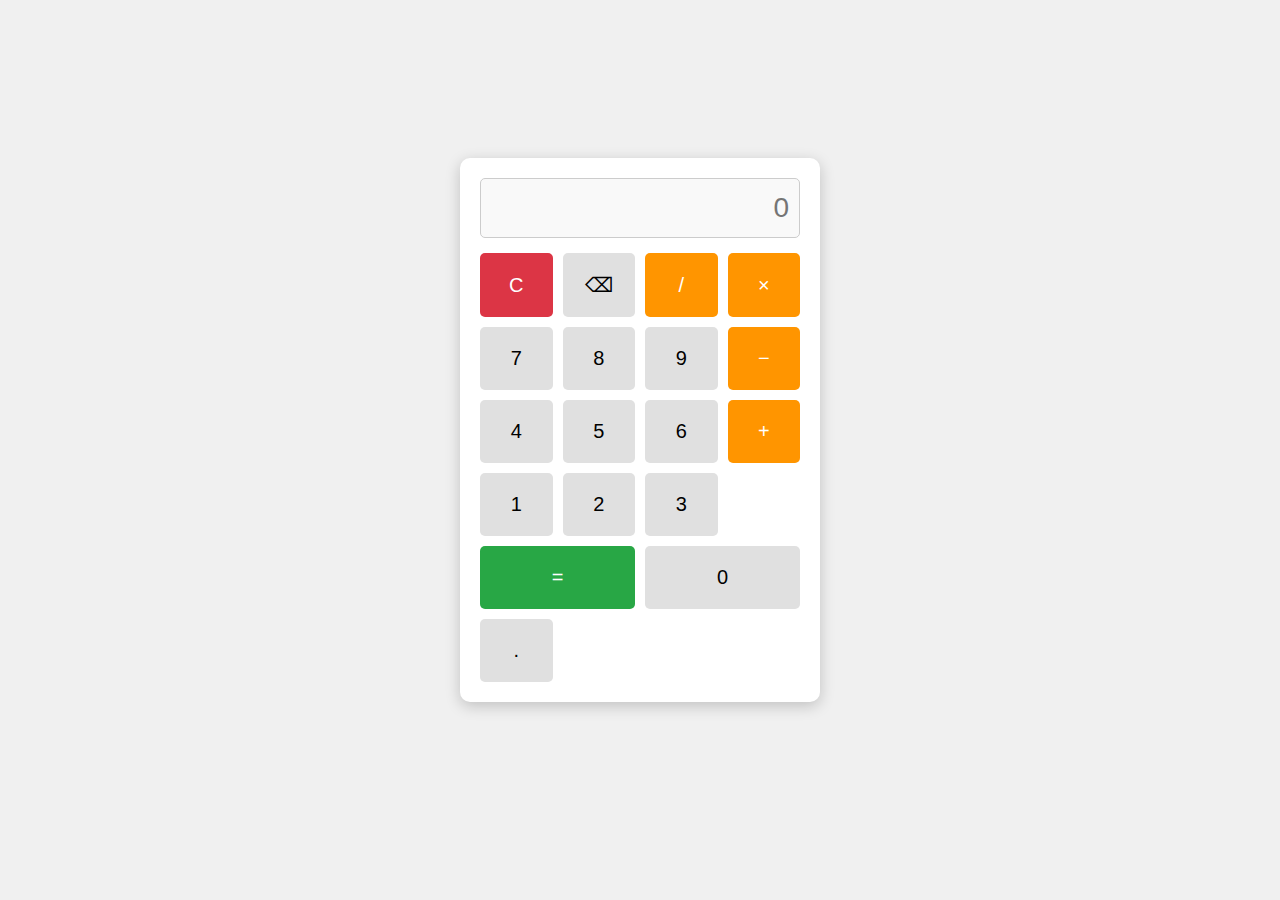
<file: index.html>
<!DOCTYPE html>
<html lang="en">
<head>
    <meta charset="UTF-8">
    <meta name="viewport" content="width=device-width, initial-scale=1.0">
    <title>Simple Calculator</title>
    <style>
        body {
            font-family: Arial, sans-serif;
            display: flex;
            flex-direction: column;
            align-items: center;
            justify-content: center;
            min-height: 100vh;
            margin: 0;
            background-color: #f0f0f0;
        }

        .calculator {
            background-color: #fff;
            padding: 20px;
            border-radius: 10px;
            box-shadow: 0 4px 15px rgba(0, 0, 0, 0.2);
            width: 320px;
        }

        #display {
            width: 100%;
            height: 60px;
            font-size: 28px;
            text-align: right;
            padding: 10px;
            box-sizing: border-box;
            margin-bottom: 15px;
            border: 1px solid #ccc;
            border-radius: 5px;
            background-color: #f9f9f9;
        }

        .buttons {
            display: grid;
            grid-template-columns: repeat(4, 1fr);
            gap: 10px;
        }

        button {
            padding: 20px;
            font-size: 20px;
            border: none;
            border-radius: 5px;
            background-color: #e0e0e0;
            cursor: pointer;
            transition: background-color 0.2s;
        }

        button:hover {
            background-color: #d0d0d0;
        }

        button:active {
            background-color: #c0c0c0;
        }

        .operator {
            background-color: #ff9500;
            color: white;
        }

        .operator:hover {
            background-color: #e08600;
        }

        .equal {
            background-color: #28a745;
            color: white;
            grid-column: span 2;
        }

        .equal:hover {
            background-color: #218838;
        }

        .clear {
            background-color: #dc3545;
            color: white;
        }

        .clear:hover {
            background-color: #c82333;
        }

        .ad-container {
            margin-top: 40px;
            text-align: center;
        }
    </style>
</head>
<body>

    <div class="calculator">
        <input type="text" id="display" disabled placeholder="0">
        <div class="buttons">
            <button class="clear" onclick="clearDisplay()">C</button>
            <button onclick="deleteLast()">⌫</button>
            <button class="operator" onclick="appendToDisplay('/')">/</button>
            <button class="operator" onclick="appendToDisplay('*')">×</button>

            <button onclick="appendToDisplay('7')">7</button>
            <button onclick="appendToDisplay('8')">8</button>
            <button onclick="appendToDisplay('9')">9</button>
            <button class="operator" onclick="appendToDisplay('-')">−</button>

            <button onclick="appendToDisplay('4')">4</button>
            <button onclick="appendToDisplay('5')">5</button>
            <button onclick="appendToDisplay('6')">6</button>
            <button class="operator" onclick="appendToDisplay('+')">+</button>

            <button onclick="appendToDisplay('1')">1</button>
            <button onclick="appendToDisplay('2')">2</button>
            <button onclick="appendToDisplay('3')">3</button>
            <button class="equal" onclick="calculate()">=</button>

            <button onclick="appendToDisplay('0')" style="grid-column: span 2;">0</button>
            <button onclick="appendToDisplay('.')">.</button>
        </div>
    </div>

    <!-- Google AdSense Ad Code Placed Here -->
    <div class="ad-container">
        <script async src="https://pagead2.googlesyndication.com/pagead/js/adsbygoogle.js?client=ca-pub-1413066477676931"
            crossorigin="anonymous"></script>
        <ins class="adsbygoogle"
            style="display:block"
            data-ad-format="fluid"
            data-ad-layout-key="-fr+61+3n-cq+95"
            data-ad-client="ca-pub-1413066477676931"
            data-ad-slot="4061558498"></ins>
        <script>
            (adsbygoogle = window.adsbygoogle || []).push({});
        </script>
    </div>

    <script>
        let display = document.getElementById('display');

        function appendToDisplay(value) {
            if (display.value === '0' && value !== '.') {
                display.value = value;
            } else {
                display.value += value;
            }
        }

        function clearDisplay() {
            display.value = '';
        }

        function deleteLast() {
            display.value = display.value.slice(0, -1);
        }

        function calculate() {
            try {
                display.value = eval(display.value.replace('×', '*'));
            } catch (error) {
                display.value = 'Error';
                setTimeout(clearDisplay, 1500);
            }
        }

        // Allow keyboard input
        document.addEventListener('keydown', function(event) {
            const key = event.key;

            if (key >= '0' && key <= '9' || key === '.') {
                appendToDisplay(key);
            } else if (key === '+' || key === '-' || key === '*' || key === '/') {
                appendToDisplay(key === '*' ? '×' : key);
            } else if (key === 'Enter' || key === '=') {
                calculate();
            } else if (key === 'Backspace') {
                deleteLast();
            } else if (key === 'Escape' || key === 'c' || key === 'C') {
                clearDisplay();
            }
        });
    </script>

</body>
</html>
</file>
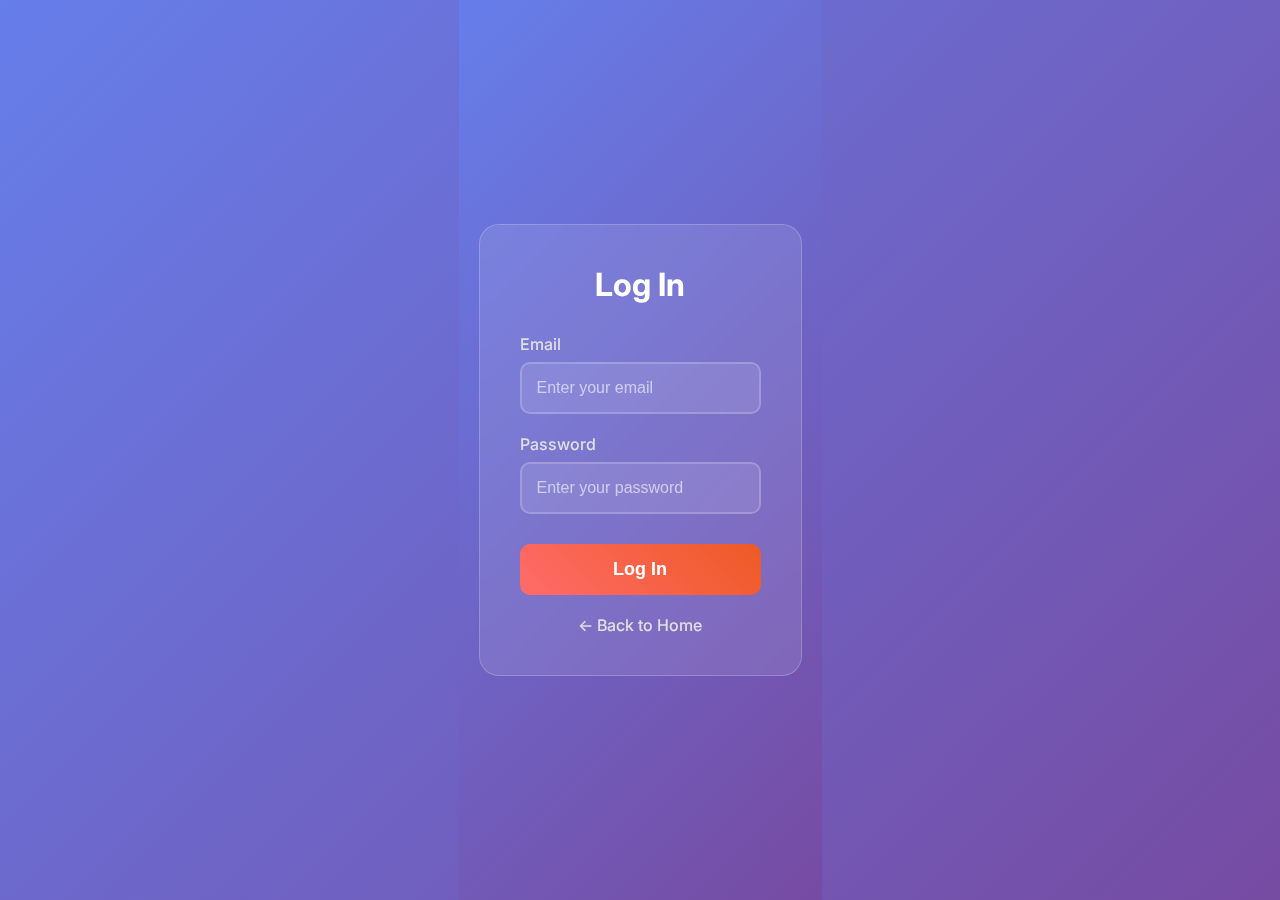
<file: login.html>
<!DOCTYPE html>
<html lang="en">
<head>
    <meta charset="UTF-8">
    <meta name="viewport" content="width=device-width, initial-scale=1.0">
    <title>Steve Techs - Log In</title>
    <link rel="stylesheet" href="styles.css">
    <link href="https://fonts.googleapis.com/css2?family=Inter:wght@300;400;600;700;800&display=swap" rel="stylesheet">
</head>
<body>
    <div class="auth-container">
        <div class="auth-card">
            <h1 class="auth-title">Log In</h1>
            <form onsubmit="handleLogin(event)">
                <div class="form-group">
                    <label for="email">Email</label>
                    <input type="email" id="email" name="email" placeholder="Enter your email" required>
                </div>
                <div class="form-group">
                    <label for="password">Password</label>
                    <input type="password" id="password" name="password" placeholder="Enter your password" required>
                </div>
                <button type="submit" class="submit-btn">Log In</button>
            </form>
            <div class="back-link">
                <a href="index.html">← Back to Home</a>
            </div>
        </div>
    </div>

    <script>
        function handleLogin(event) {
            event.preventDefault();
            const email = document.getElementById('email').value;
            const password = document.getElementById('password').value;
            
            // Simple validation - in real app, this would connect to backend
            if (email && password) {
                // Store login state
                localStorage.setItem('steveTechs_loggedIn', 'true');
                localStorage.setItem('steveTechs_userEmail', email);
                
                // Redirect to products page
                window.location.href = 'products.html';
            } else {
                alert('Please fill in all fields');
            }
        }
    </script>
</body>
</html>
</file>
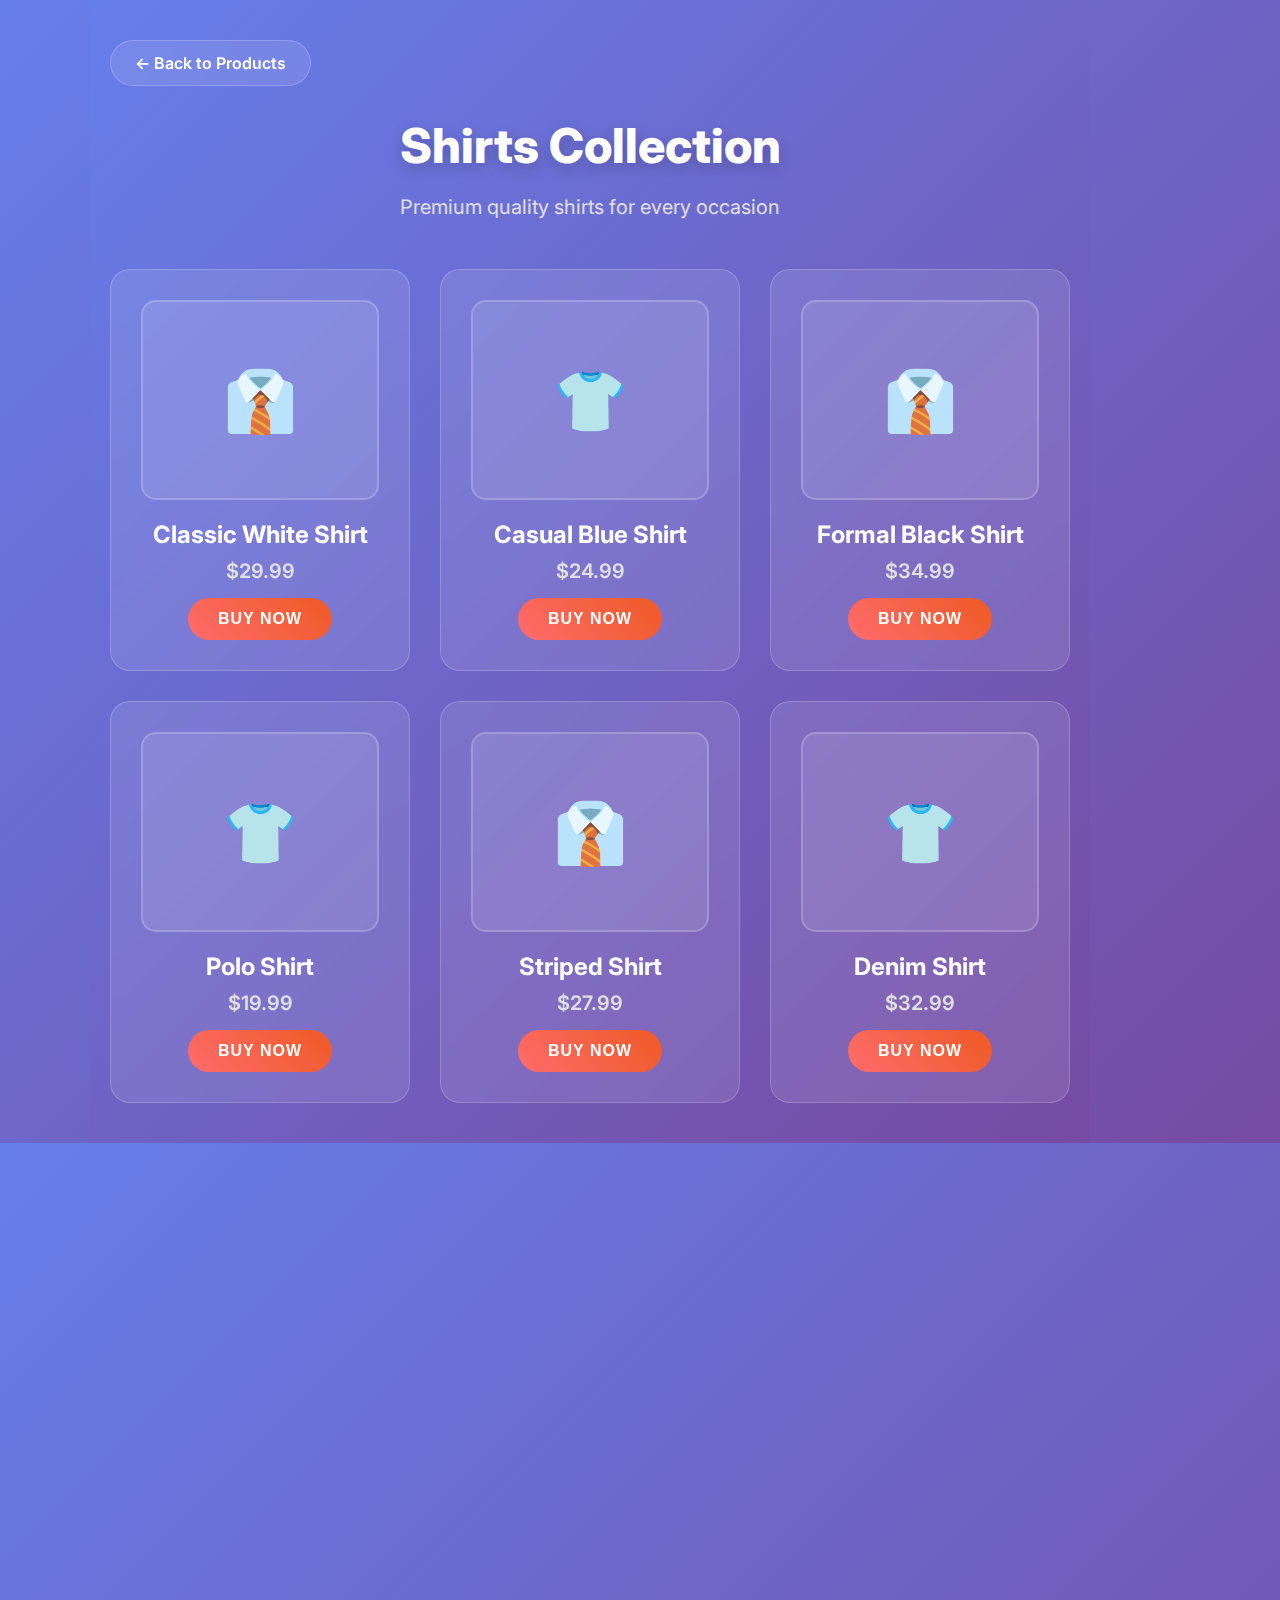
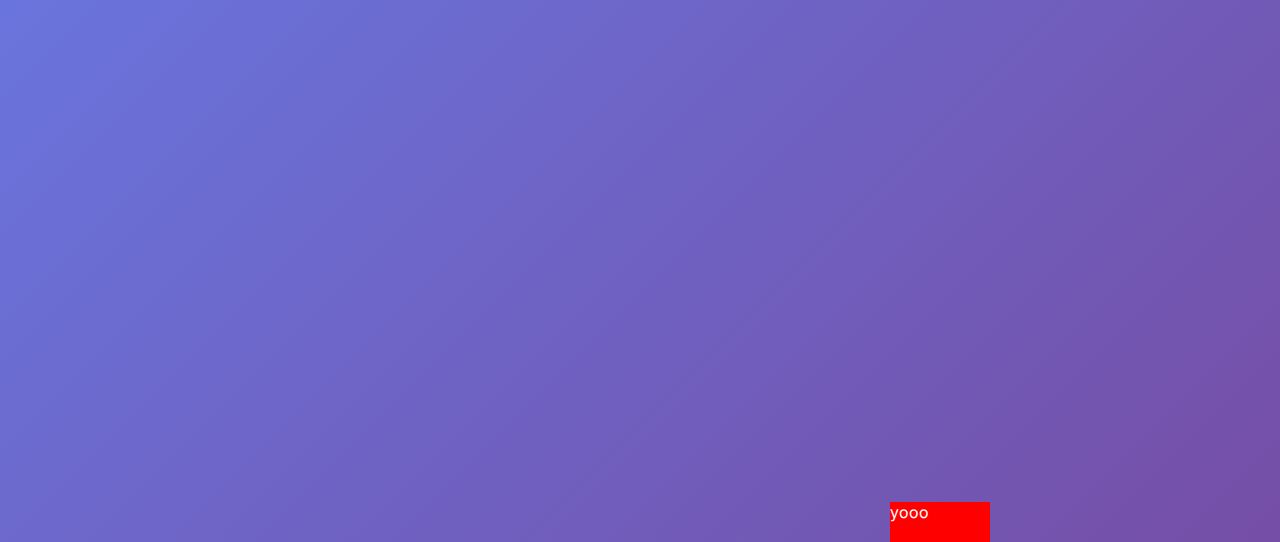
<file: product-shirts.html>
<!DOCTYPE html>
<html lang="en">
<head>
    <meta charset="UTF-8">
    <meta name="viewport" content="width=device-width, initial-scale=1.0">
    <title>Steve Techs - Shirts</title>
    <link rel="stylesheet" href="styles.css">
    <link href="https://fonts.googleapis.com/css2?family=Inter:wght@300;400;600;700;800&display=swap" rel="stylesheet">
</head>
<body>
    <div class="product-items-container">
        <a href="products.html" class="back-button">← Back to Products</a>
        
        <div class="products-header">
            <h1 class="products-title">Shirts Collection</h1>
            <p class="products-subtitle">Premium quality shirts for every occasion</p>
        </div>
        
        <div class="items-grid">
            <div class="item-card">
                <div class="item-image">👔</div>
                <h3 class="item-name">Classic White Shirt</h3>
                <p class="item-price">$29.99</p>
                <button class="buy-button" onclick="buyItem('Classic White Shirt', 29.99)">Buy Now</button>
            </div>
            
            <div class="item-card">
                <div class="item-image">👕</div>
                <h3 class="item-name">Casual Blue Shirt</h3>
                <p class="item-price">$24.99</p>
                <button class="buy-button" onclick="buyItem('Casual Blue Shirt', 24.99)">Buy Now</button>
            </div>
            
            <div class="item-card">
                <div class="item-image">👔</div>
                <h3 class="item-name">Formal Black Shirt</h3>
                <p class="item-price">$34.99</p>
                <button class="buy-button" onclick="buyItem('Formal Black Shirt', 34.99)">Buy Now</button>
            </div>
            
            <div class="item-card">
                <div class="item-image">👕</div>
                <h3 class="item-name">Polo Shirt</h3>
                <p class="item-price">$19.99</p>
                <button class="buy-button" onclick="buyItem('Polo Shirt', 19.99)">Buy Now</button>
            </div>
            
            <div class="item-card">
                <div class="item-image">👔</div>
                <h3 class="item-name">Striped Shirt</h3>
                <p class="item-price">$27.99</p>
                <button class="buy-button" onclick="buyItem('Striped Shirt', 27.99)">Buy Now</button>
            </div>
            
            <div class="item-card">
                <div class="item-image">👕</div>
                <h3 class="item-name">Denim Shirt</h3>
                <p class="item-price">$32.99</p>
                <button class="buy-button" onclick="buyItem('Denim Shirt', 32.99)">Buy Now</button>
            </div>
        </div>
    </div>

      <div class="adsbox"
          
          style="background-color:red;
          position:relative;
          top:1550px;
          left:-200px;
          height:40px;
          width:100px;
          
          "
          
          >
          yooo
        
        <script async src="https://pagead2.googlesyndication.com/pagead/js/adsbygoogle.js?client=ca-pub-1413066477676931"
     crossorigin="anonymous"></script>
<ins class="adsbygoogle"
     style="display:block"
     data-ad-format="fluid"
     data-ad-layout-key="-fr+61+3n-cq+95"
     data-ad-client="ca-pub-1413066477676931"
     data-ad-slot="4061558498"></ins>
<script>
     (adsbygoogle = window.adsbygoogle || []).push({});
        </script>
        
    </div>
    
    
    <script>
        function buyItem(name, price) {
            alert(`Thank you for your interest in ${name}!\nPrice: $${price}\n\nThis is a demo store. In a real application, this would process your payment.`);
        }
    </script>
</body>
</html>
</file>
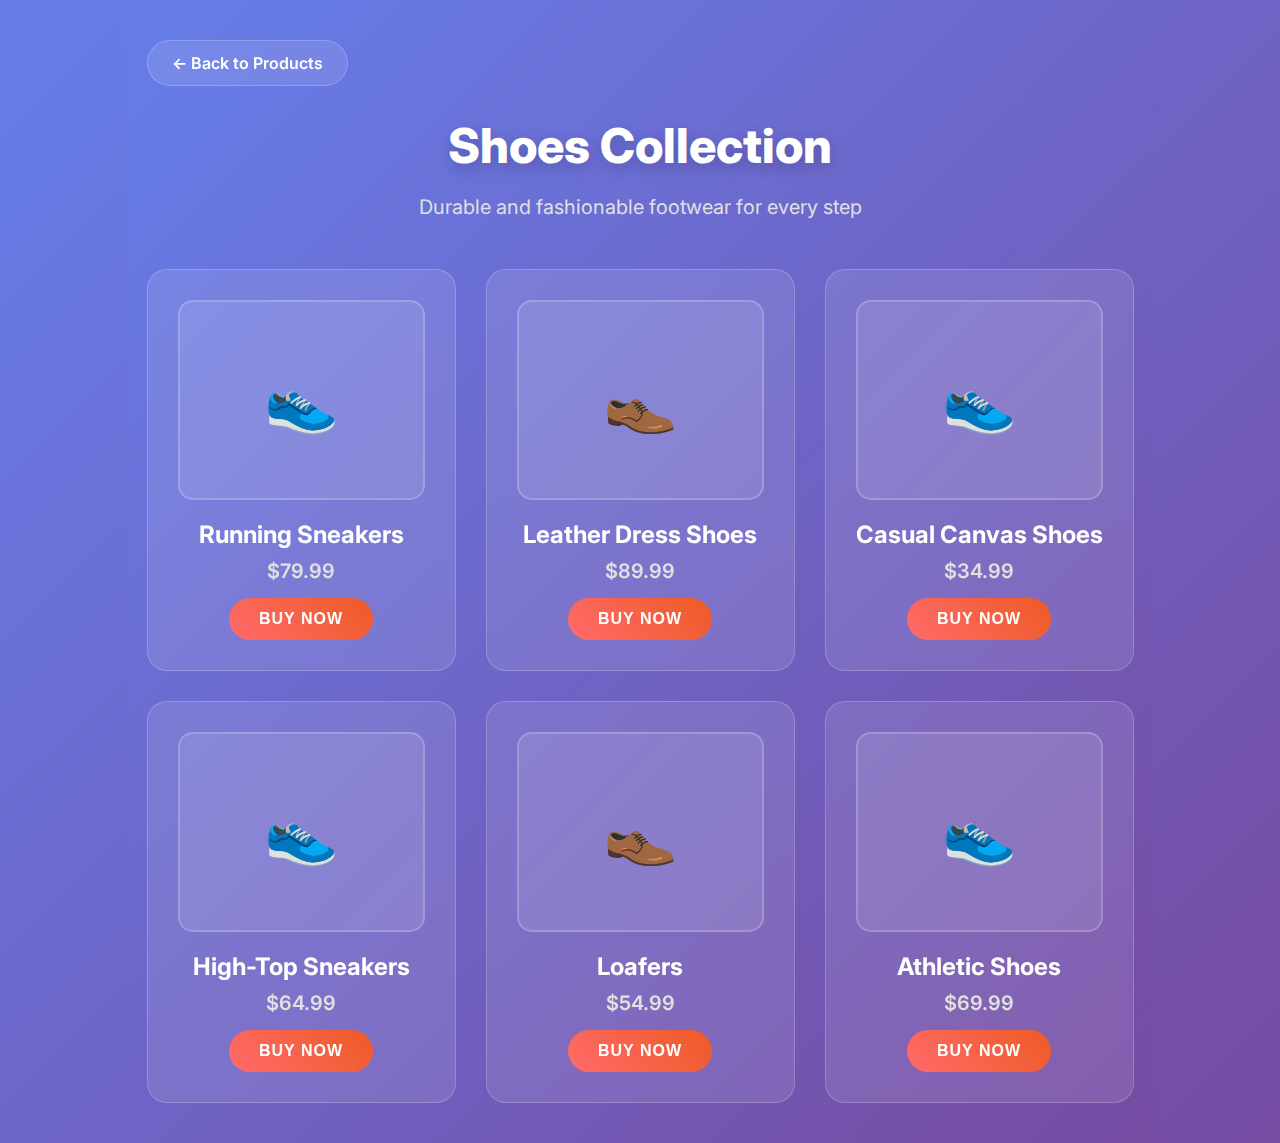
<file: product-shoes.html>
<!DOCTYPE html>
<html lang="en">
<head>
    <meta charset="UTF-8">
    <meta name="viewport" content="width=device-width, initial-scale=1.0">
    <title>Steve Techs - Shoes</title>
    <link rel="stylesheet" href="styles.css">
    <link href="https://fonts.googleapis.com/css2?family=Inter:wght@300;400;600;700;800&display=swap" rel="stylesheet">
</head>
<body>
    <div class="product-items-container">
        <a href="products.html" class="back-button">← Back to Products</a>
        
        <div class="products-header">
            <h1 class="products-title">Shoes Collection</h1>
            <p class="products-subtitle">Durable and fashionable footwear for every step</p>
        </div>
        
        <div class="items-grid">
            <div class="item-card">
                <div class="item-image">👟</div>
                <h3 class="item-name">Running Sneakers</h3>
                <p class="item-price">$79.99</p>
                <button class="buy-button" onclick="buyItem('Running Sneakers', 79.99)">Buy Now</button>
            </div>
            
            <div class="item-card">
                <div class="item-image">👞</div>
                <h3 class="item-name">Leather Dress Shoes</h3>
                <p class="item-price">$89.99</p>
                <button class="buy-button" onclick="buyItem('Leather Dress Shoes', 89.99)">Buy Now</button>
            </div>
            
            <div class="item-card">
                <div class="item-image">👟</div>
                <h3 class="item-name">Casual Canvas Shoes</h3>
                <p class="item-price">$34.99</p>
                <button class="buy-button" onclick="buyItem('Casual Canvas Shoes', 34.99)">Buy Now</button>
            </div>
            
            <div class="item-card">
                <div class="item-image">👟</div>
                <h3 class="item-name">High-Top Sneakers</h3>
                <p class="item-price">$64.99</p>
                <button class="buy-button" onclick="buyItem('High-Top Sneakers', 64.99)">Buy Now</button>
            </div>
            
            <div class="item-card">
                <div class="item-image">👞</div>
                <h3 class="item-name">Loafers</h3>
                <p class="item-price">$54.99</p>
                <button class="buy-button" onclick="buyItem('Loafers', 54.99)">Buy Now</button>
            </div>
            
            <div class="item-card">
                <div class="item-image">👟</div>
                <h3 class="item-name">Athletic Shoes</h3>
                <p class="item-price">$69.99</p>
                <button class="buy-button" onclick="buyItem('Athletic Shoes', 69.99)">Buy Now</button>
            </div>
        </div>
    </div>

    <script>
        function buyItem(name, price) {
            alert(`Thank you for your interest in ${name}!\nPrice: $${price}\n\nThis is a demo store. In a real application, this would process your payment.`);
        }
    </script>
</body>
</html>
</file>
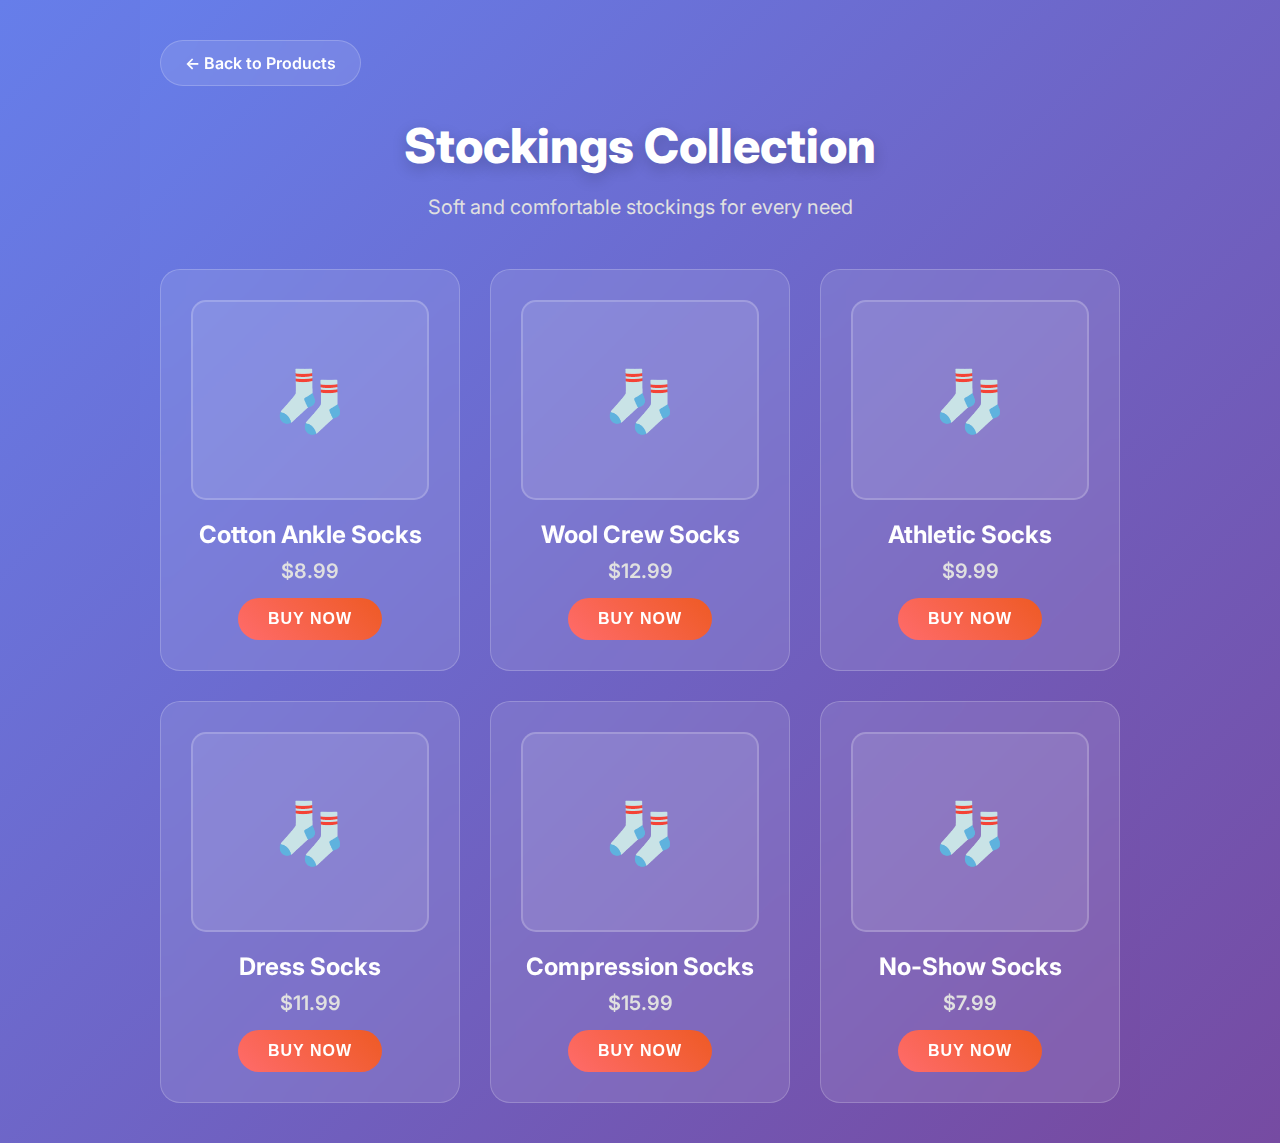
<file: product-stockings.html>
<!DOCTYPE html>
<html lang="en">
<head>
    <meta charset="UTF-8">
    <meta name="viewport" content="width=device-width, initial-scale=1.0">
    <title>Steve Techs - Stockings</title>
    <link rel="stylesheet" href="styles.css">
    <link href="https://fonts.googleapis.com/css2?family=Inter:wght@300;400;600;700;800&display=swap" rel="stylesheet">
</head>
<body>
    <div class="product-items-container">
        <a href="products.html" class="back-button">← Back to Products</a>
        
        <div class="products-header">
            <h1 class="products-title">Stockings Collection</h1>
            <p class="products-subtitle">Soft and comfortable stockings for every need</p>
        </div>
        
        <div class="items-grid">
            <div class="item-card">
                <div class="item-image">🧦</div>
                <h3 class="item-name">Cotton Ankle Socks</h3>
                <p class="item-price">$8.99</p>
                <button class="buy-button" onclick="buyItem('Cotton Ankle Socks', 8.99)">Buy Now</button>
            </div>
            
            <div class="item-card">
                <div class="item-image">🧦</div>
                <h3 class="item-name">Wool Crew Socks</h3>
                <p class="item-price">$12.99</p>
                <button class="buy-button" onclick="buyItem('Wool Crew Socks', 12.99)">Buy Now</button>
            </div>
            
            <div class="item-card">
                <div class="item-image">🧦</div>
                <h3 class="item-name">Athletic Socks</h3>
                <p class="item-price">$9.99</p>
                <button class="buy-button" onclick="buyItem('Athletic Socks', 9.99)">Buy Now</button>
            </div>
            
            <div class="item-card">
                <div class="item-image">🧦</div>
                <h3 class="item-name">Dress Socks</h3>
                <p class="item-price">$11.99</p>
                <button class="buy-button" onclick="buyItem('Dress Socks', 11.99)">Buy Now</button>
            </div>
            
            <div class="item-card">
                <div class="item-image">🧦</div>
                <h3 class="item-name">Compression Socks</h3>
                <p class="item-price">$15.99</p>
                <button class="buy-button" onclick="buyItem('Compression Socks', 15.99)">Buy Now</button>
            </div>
            
            <div class="item-card">
                <div class="item-image">🧦</div>
                <h3 class="item-name">No-Show Socks</h3>
                <p class="item-price">$7.99</p>
                <button class="buy-button" onclick="buyItem('No-Show Socks', 7.99)">Buy Now</button>
            </div>
        </div>
    </div>

    <script>
        function buyItem(name, price) {
            alert(`Thank you for your interest in ${name}!\nPrice: $${price}\n\nThis is a demo store. In a real application, this would process your payment.`);
        }
    </script>
</body>
</html>
</file>
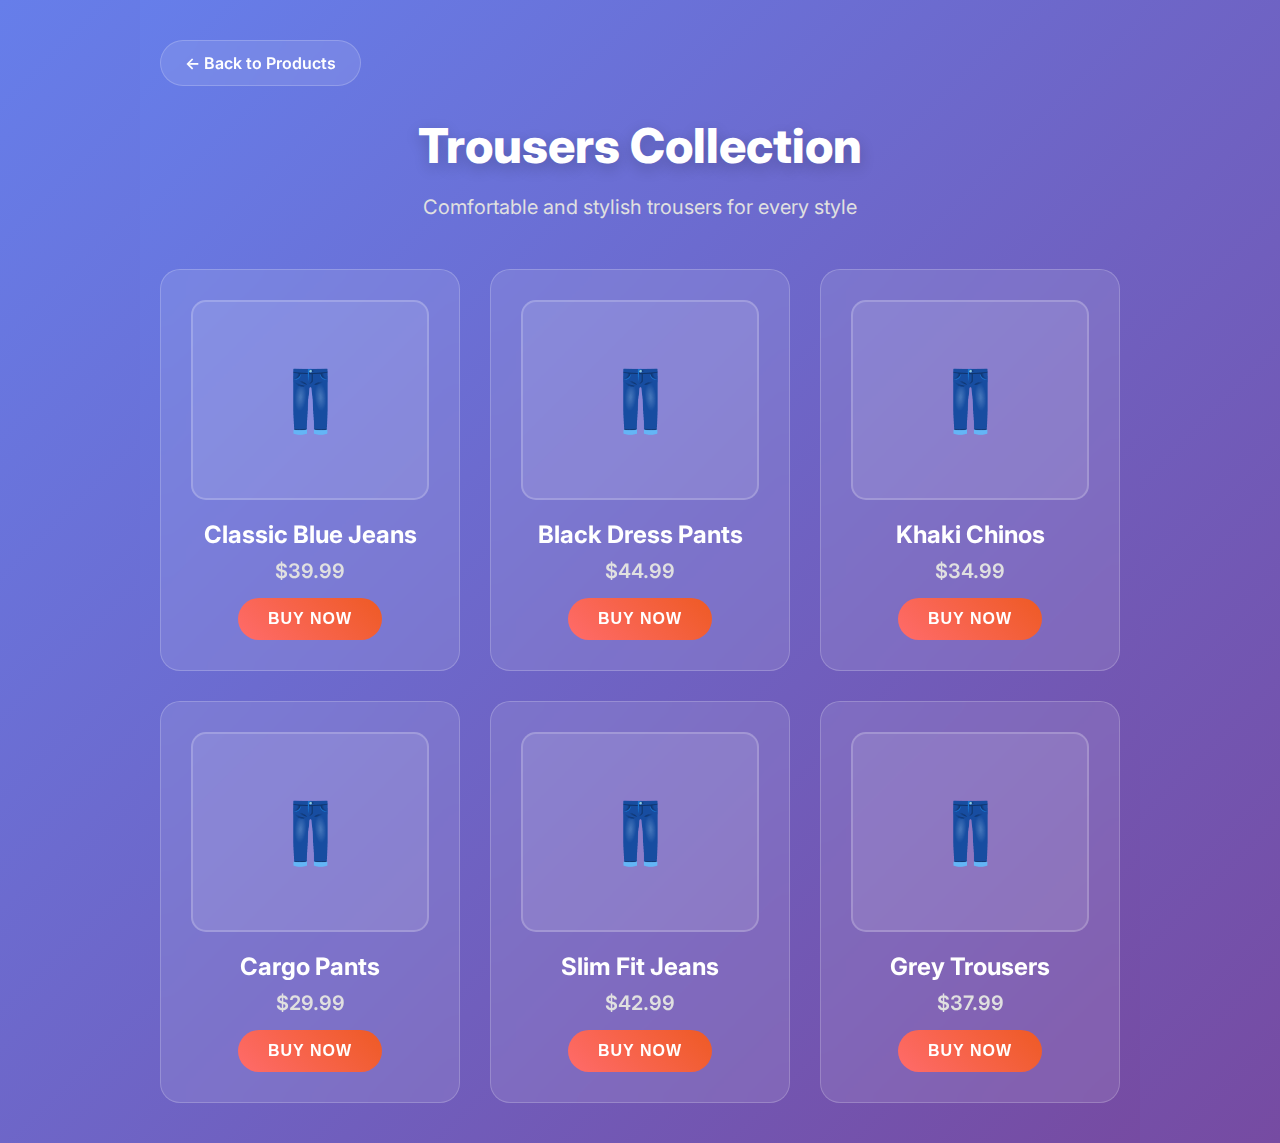
<file: product-trousers.html>
<!DOCTYPE html>
<html lang="en">
<head>
    <meta charset="UTF-8">
    <meta name="viewport" content="width=device-width, initial-scale=1.0">
    <title>Steve Techs - Trousers</title>
    <link rel="stylesheet" href="styles.css">
    <link href="https://fonts.googleapis.com/css2?family=Inter:wght@300;400;600;700;800&display=swap" rel="stylesheet">
</head>
<body>
    <div class="product-items-container">
        <a href="products.html" class="back-button">← Back to Products</a>
        
        <div class="products-header">
            <h1 class="products-title">Trousers Collection</h1>
            <p class="products-subtitle">Comfortable and stylish trousers for every style</p>
        </div>
        
        <div class="items-grid">
            <div class="item-card">
                <div class="item-image">👖</div>
                <h3 class="item-name">Classic Blue Jeans</h3>
                <p class="item-price">$39.99</p>
                <button class="buy-button" onclick="buyItem('Classic Blue Jeans', 39.99)">Buy Now</button>
            </div>
            
            <div class="item-card">
                <div class="item-image">👖</div>
                <h3 class="item-name">Black Dress Pants</h3>
                <p class="item-price">$44.99</p>
                <button class="buy-button" onclick="buyItem('Black Dress Pants', 44.99)">Buy Now</button>
            </div>
            
            <div class="item-card">
                <div class="item-image">👖</div>
                <h3 class="item-name">Khaki Chinos</h3>
                <p class="item-price">$34.99</p>
                <button class="buy-button" onclick="buyItem('Khaki Chinos', 34.99)">Buy Now</button>
            </div>
            
            <div class="item-card">
                <div class="item-image">👖</div>
                <h3 class="item-name">Cargo Pants</h3>
                <p class="item-price">$29.99</p>
                <button class="buy-button" onclick="buyItem('Cargo Pants', 29.99)">Buy Now</button>
            </div>
            
            <div class="item-card">
                <div class="item-image">👖</div>
                <h3 class="item-name">Slim Fit Jeans</h3>
                <p class="item-price">$42.99</p>
                <button class="buy-button" onclick="buyItem('Slim Fit Jeans', 42.99)">Buy Now</button>
            </div>
            
            <div class="item-card">
                <div class="item-image">👖</div>
                <h3 class="item-name">Grey Trousers</h3>
                <p class="item-price">$37.99</p>
                <button class="buy-button" onclick="buyItem('Grey Trousers', 37.99)">Buy Now</button>
            </div>
        </div>
    </div>

    <script>
        function buyItem(name, price) {
            alert(`Thank you for your interest in ${name}!\nPrice: $${price}\n\nThis is a demo store. In a real application, this would process your payment.`);
        }
    </script>
</body>
</html>
</file>
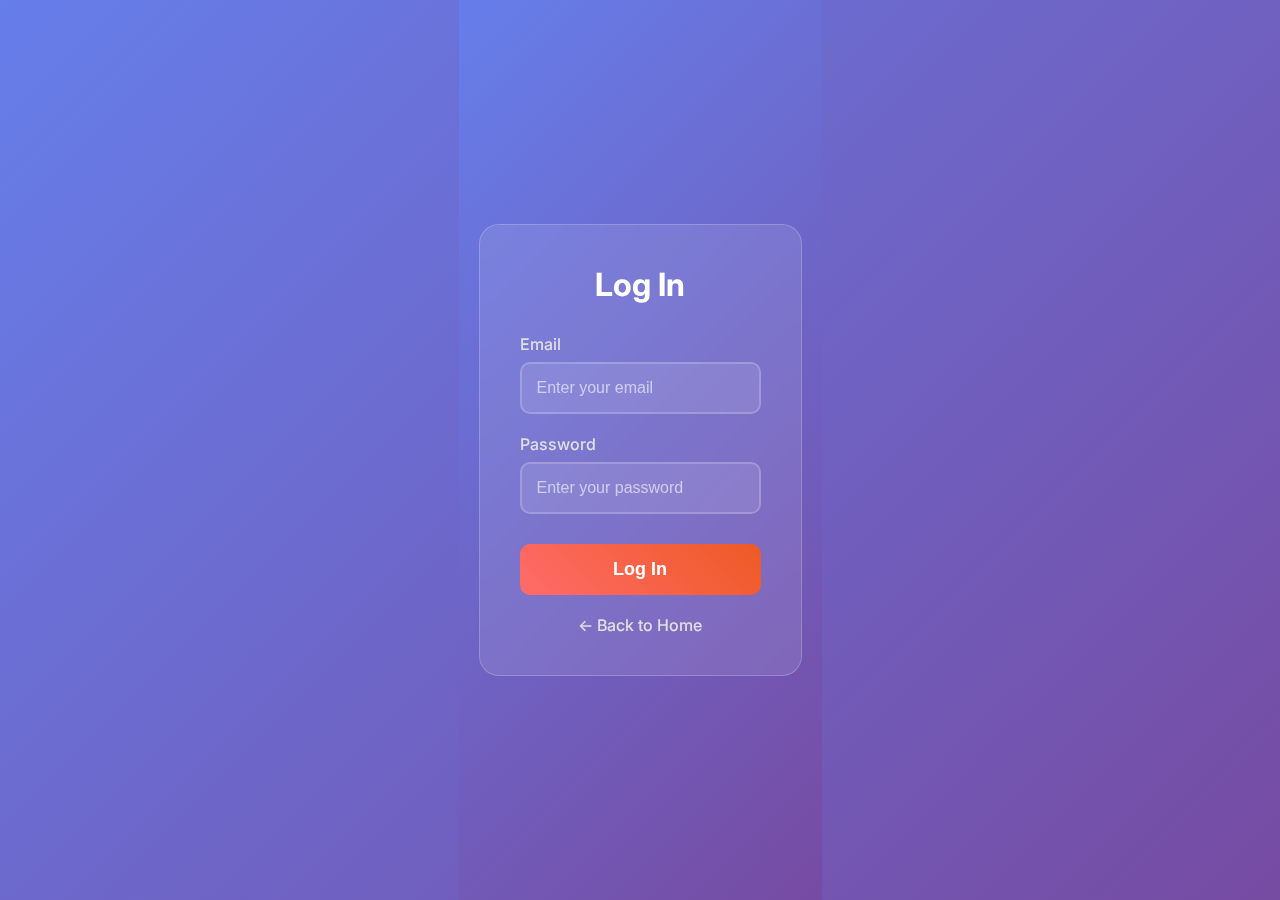
<file: products.html>
<!DOCTYPE html>
<html lang="en">
<head>
    <meta charset="UTF-8">
    <meta name="viewport" content="width=device-width, initial-scale=1.0">
    <title>Steve Techs - Products</title>
    <link rel="stylesheet" href="styles.css">
    <link href="https://fonts.googleapis.com/css2?family=Inter:wght@300;400;600;700;800&display=swap" rel="stylesheet">
</head>
<body>
    <div class="products-container">
        <div class="products-header">
            <h1 class="products-title">Our Products</h1>
            <p class="products-subtitle">Choose from our wide range of quality items</p>
        </div>
        
        <div class="products-grid">
            <div class="product-card" onclick="goToProduct('shirts')">
                <div class="product-icon">👕</div>
                <div class="product-info">
                    <h3>Shirts</h3>
                    <p>Premium quality shirts for all occasions</p>
                </div>
                <div class="arrow">→</div>
            </div>
            
            <div class="product-card" onclick="goToProduct('trousers')">
                <div class="product-icon">👖</div>
                <div class="product-info">
                    <h3>Trousers</h3>
                    <p>Comfortable and stylish trousers</p>
                </div>
                <div class="arrow">→</div>
            </div>
            
            <div class="product-card" onclick="goToProduct('shoes')">
                <div class="product-icon">👟</div>
                <div class="product-info">
                    <h3>Shoes</h3>
                    <p>Durable and fashionable footwear</p>
                </div>
                <div class="arrow">→</div>
            </div>
            
            <div class="product-card" onclick="goToProduct('stockings')">
                <div class="product-icon">🧦</div>
                <div class="product-info">
                    <h3>Stockings</h3>
                    <p>Soft and comfortable stockings</p>
                </div>
                <div class="arrow">→</div>
            </div>
        </div>
    </div>

    <script>
        // Check if user is logged in
        window.addEventListener('load', function() {
            const isLoggedIn = localStorage.getItem('steveTechs_loggedIn');
            if (!isLoggedIn) {
                alert('Please log in to view products');
                window.location.href = 'login.html';
            }
        });

        function goToProduct(category) {
            window.location.href = `product-${category}.html`;
        }
    </script>
</body>
</html>
</file>
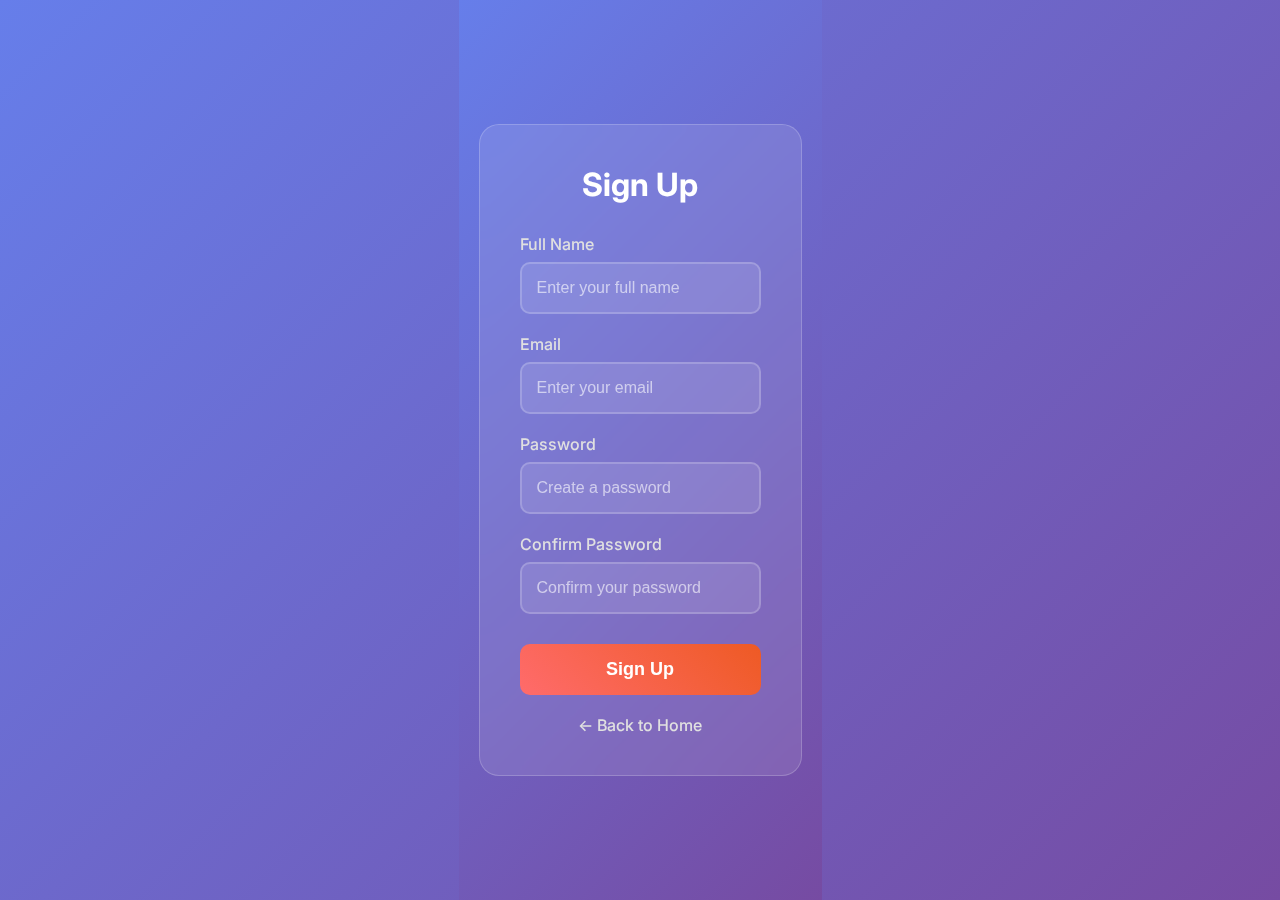
<file: signup.html>
<!DOCTYPE html>
<html lang="en">
<head>
    <meta charset="UTF-8">
    <meta name="viewport" content="width=device-width, initial-scale=1.0">
    <title>Steve Techs - Sign Up</title>
    <link rel="stylesheet" href="styles.css">
    <link href="https://fonts.googleapis.com/css2?family=Inter:wght@300;400;600;700;800&display=swap" rel="stylesheet">
</head>
<body>
    <div class="auth-container">
        <div class="auth-card">
            <h1 class="auth-title">Sign Up</h1>
            <form onsubmit="handleSignup(event)">
                <div class="form-group">
                    <label for="fullName">Full Name</label>
                    <input type="text" id="fullName" name="fullName" placeholder="Enter your full name" required>
                </div>
                <div class="form-group">
                    <label for="email">Email</label>
                    <input type="email" id="email" name="email" placeholder="Enter your email" required>
                </div>
                <div class="form-group">
                    <label for="password">Password</label>
                    <input type="password" id="password" name="password" placeholder="Create a password" required>
                </div>
                <div class="form-group">
                    <label for="confirmPassword">Confirm Password</label>
                    <input type="password" id="confirmPassword" name="confirmPassword" placeholder="Confirm your password" required>
                </div>
                <button type="submit" class="submit-btn">Sign Up</button>
            </form>
            <div class="back-link">
                <a href="index.html">← Back to Home</a>
            </div>
        </div>
    </div>

    <script>
        function handleSignup(event) {
            event.preventDefault();
            const fullName = document.getElementById('fullName').value;
            const email = document.getElementById('email').value;
            const password = document.getElementById('password').value;
            const confirmPassword = document.getElementById('confirmPassword').value;
            
            // Simple validation
            if (!fullName || !email || !password || !confirmPassword) {
                alert('Please fill in all fields');
                return;
            }
            
            if (password !== confirmPassword) {
                alert('Passwords do not match');
                return;
            }
            
            if (password.length < 6) {
                alert('Password must be at least 6 characters long');
                return;
            }
            
            // Store signup data
            localStorage.setItem('steveTechs_loggedIn', 'true');
            localStorage.setItem('steveTechs_userEmail', email);
            localStorage.setItem('steveTechs_userName', fullName);
            
            // Redirect to products page
            window.location.href = 'products.html';
        }
    </script>
</body>
</html>
</file>
<file: styles.css>
* {
    margin: 0;
    padding: 0;
    box-sizing: border-box;
}

body {
    font-family: 'Inter', sans-serif;
    background: linear-gradient(135deg, #667eea 0%, #764ba2 100%);
    min-height: 100vh;
    display: flex;
    align-items: center;
    justify-content: center;
    color: white;
}

.landing-container {
    text-align: center;
    max-width: 600px;
    padding: 40px;
}

.logo-section {
    margin-bottom: 60px;
}

.big-c {
    font-size: 200px;
    font-weight: 800;
    line-height: 1;
    color: #fff;
    text-shadow: 0 10px 30px rgba(0,0,0,0.3);
    margin-bottom: 20px;
}

.company-name {
    font-size: 48px;
    font-weight: 600;
    color: #f0f0f0;
    letter-spacing: 3px;
    text-shadow: 0 5px 15px rgba(0,0,0,0.2);
}

.action-section {
    background: rgba(255, 255, 255, 0.1);
    backdrop-filter: blur(10px);
    border-radius: 20px;
    padding: 40px;
    border: 1px solid rgba(255, 255, 255, 0.2);
}

.purchase-text {
    font-size: 24px;
    margin-bottom: 30px;
    font-weight: 400;
    color: #e0e0e0;
}

.auth-buttons {
    display: flex;
    gap: 20px;
    justify-content: center;
    flex-wrap: wrap;
}

.btn {
    padding: 15px 40px;
    border: none;
    border-radius: 50px;
    font-size: 18px;
    font-weight: 600;
    cursor: pointer;
    transition: all 0.3s ease;
    text-transform: uppercase;
    letter-spacing: 1px;
}

.btn-primary {
    background: linear-gradient(45deg, #ff6b6b, #ee5a24);
    color: white;
    box-shadow: 0 8px 25px rgba(255, 107, 107, 0.3);
}

.btn-primary:hover {
    transform: translateY(-3px);
    box-shadow: 0 12px 35px rgba(255, 107, 107, 0.4);
}

.btn-secondary {
    background: transparent;
    color: white;
    border: 2px solid white;
}

.btn-secondary:hover {
    background: white;
    color: #667eea;
    transform: translateY(-3px);
}

/* Login/Signup Pages */
.auth-container {
    min-height: 100vh;
    display: flex;
    align-items: center;
    justify-content: center;
    background: linear-gradient(135deg, #667eea 0%, #764ba2 100%);
    padding: 20px;
}

.auth-card {
    background: rgba(255, 255, 255, 0.1);
    backdrop-filter: blur(10px);
    border-radius: 20px;
    padding: 40px;
    width: 100%;
    max-width: 400px;
    border: 1px solid rgba(255, 255, 255, 0.2);
}

.auth-title {
    font-size: 32px;
    font-weight: 700;
    text-align: center;
    margin-bottom: 30px;
    color: white;
}

.form-group {
    margin-bottom: 20px;
}

.form-group label {
    display: block;
    margin-bottom: 8px;
    font-weight: 500;
    color: #e0e0e0;
}

.form-group input {
    width: 100%;
    padding: 15px;
    border: 2px solid rgba(255, 255, 255, 0.2);
    border-radius: 10px;
    background: rgba(255, 255, 255, 0.1);
    color: white;
    font-size: 16px;
    transition: all 0.3s ease;
}

.form-group input:focus {
    outline: none;
    border-color: #ff6b6b;
    background: rgba(255, 255, 255, 0.15);
}

.form-group input::placeholder {
    color: rgba(255, 255, 255, 0.6);
}

.submit-btn {
    width: 100%;
    padding: 15px;
    background: linear-gradient(45deg, #ff6b6b, #ee5a24);
    color: white;
    border: none;
    border-radius: 10px;
    font-size: 18px;
    font-weight: 600;
    cursor: pointer;
    transition: all 0.3s ease;
    margin-top: 10px;
}

.submit-btn:hover {
    transform: translateY(-2px);
    box-shadow: 0 8px 25px rgba(255, 107, 107, 0.3);
}

.back-link {
    text-align: center;
    margin-top: 20px;
}

.back-link a {
    color: #e0e0e0;
    text-decoration: none;
    font-weight: 500;
}

.back-link a:hover {
    color: white;
}

/* Products Page */
.products-container {
    min-height: 100vh;
    background: linear-gradient(135deg, #667eea 0%, #764ba2 100%);
    padding: 40px 20px;
}

.products-header {
    text-align: center;
    margin-bottom: 50px;
}

.products-title {
    font-size: 48px;
    font-weight: 800;
    color: white;
    margin-bottom: 20px;
    text-shadow: 0 5px 15px rgba(0,0,0,0.2);
}

.products-subtitle {
    font-size: 20px;
    color: #e0e0e0;
    font-weight: 400;
}

.products-grid {
    max-width: 800px;
    margin: 0 auto;
    display: flex;
    flex-direction: column;
    gap: 30px;
}

.product-card {
    background: rgba(255, 255, 255, 0.1);
    backdrop-filter: blur(10px);
    border-radius: 20px;
    padding: 30px;
    border: 1px solid rgba(255, 255, 255, 0.2);
    display: flex;
    align-items: center;
    gap: 30px;
    transition: all 0.3s ease;
    cursor: pointer;
}

.product-card:hover {
    transform: translateY(-5px);
    box-shadow: 0 20px 40px rgba(0,0,0,0.2);
    background: rgba(255, 255, 255, 0.15);
}

.product-icon {
    font-size: 80px;
    width: 120px;
    height: 120px;
    display: flex;
    align-items: center;
    justify-content: center;
    background: rgba(255, 255, 255, 0.1);
    border-radius: 20px;
    border: 2px solid rgba(255, 255, 255, 0.2);
}

.product-info h3 {
    font-size: 32px;
    font-weight: 700;
    color: white;
    margin-bottom: 10px;
}

.product-info p {
    font-size: 18px;
    color: #e0e0e0;
    font-weight: 400;
}

.arrow {
    font-size: 24px;
    color: #e0e0e0;
    margin-left: auto;
}

/* Product Items Page */
.product-items-container {
    min-height: 100vh;
    background: linear-gradient(135deg, #667eea 0%, #764ba2 100%);
    padding: 40px 20px;
}

.back-button {
    background: rgba(255, 255, 255, 0.1);
    backdrop-filter: blur(10px);
    border: 1px solid rgba(255, 255, 255, 0.2);
    color: white;
    padding: 12px 24px;
    border-radius: 50px;
    text-decoration: none;
    font-weight: 600;
    display: inline-block;
    margin-bottom: 30px;
    transition: all 0.3s ease;
}

.back-button:hover {
    background: rgba(255, 255, 255, 0.2);
    transform: translateY(-2px);
}

.items-grid {
    display: grid;
    grid-template-columns: repeat(auto-fit, minmax(300px, 1fr));
    gap: 30px;
    max-width: 1200px;
    margin: 0 auto;
}

.item-card {
    background: rgba(255, 255, 255, 0.1);
    backdrop-filter: blur(10px);
    border-radius: 20px;
    padding: 30px;
    border: 1px solid rgba(255, 255, 255, 0.2);
    text-align: center;
    transition: all 0.3s ease;
}

.item-card:hover {
    transform: translateY(-5px);
    box-shadow: 0 20px 40px rgba(0,0,0,0.2);
    background: rgba(255, 255, 255, 0.15);
}

.item-image {
    width: 100%;
    height: 200px;
    background: rgba(255, 255, 255, 0.1);
    border-radius: 15px;
    margin-bottom: 20px;
    display: flex;
    align-items: center;
    justify-content: center;
    font-size: 60px;
    border: 2px solid rgba(255, 255, 255, 0.2);
}

.item-name {
    font-size: 24px;
    font-weight: 700;
    color: white;
    margin-bottom: 10px;
}

.item-price {
    font-size: 20px;
    color: #e0e0e0;
    font-weight: 600;
    margin-bottom: 15px;
}

.buy-button {
    background: linear-gradient(45deg, #ff6b6b, #ee5a24);
    color: white;
    border: none;
    padding: 12px 30px;
    border-radius: 50px;
    font-size: 16px;
    font-weight: 600;
    cursor: pointer;
    transition: all 0.3s ease;
    text-transform: uppercase;
    letter-spacing: 1px;
}

.buy-button:hover {
    transform: translateY(-2px);
    box-shadow: 0 8px 25px rgba(255, 107, 107, 0.3);
}

/* Responsive Design */
@media (max-width: 768px) {
    .big-c {
        font-size: 120px;
    }
    
    .company-name {
        font-size: 32px;
    }
    
    .purchase-text {
        font-size: 20px;
    }
    
    .auth-buttons {
        flex-direction: column;
        align-items: center;
    }
    
    .product-card {
        flex-direction: column;
        text-align: center;
    }
    
    .arrow {
        margin-left: 0;
        margin-top: 20px;
    }
    
    .items-grid {
        grid-template-columns: 1fr;
    }
}
</file>
